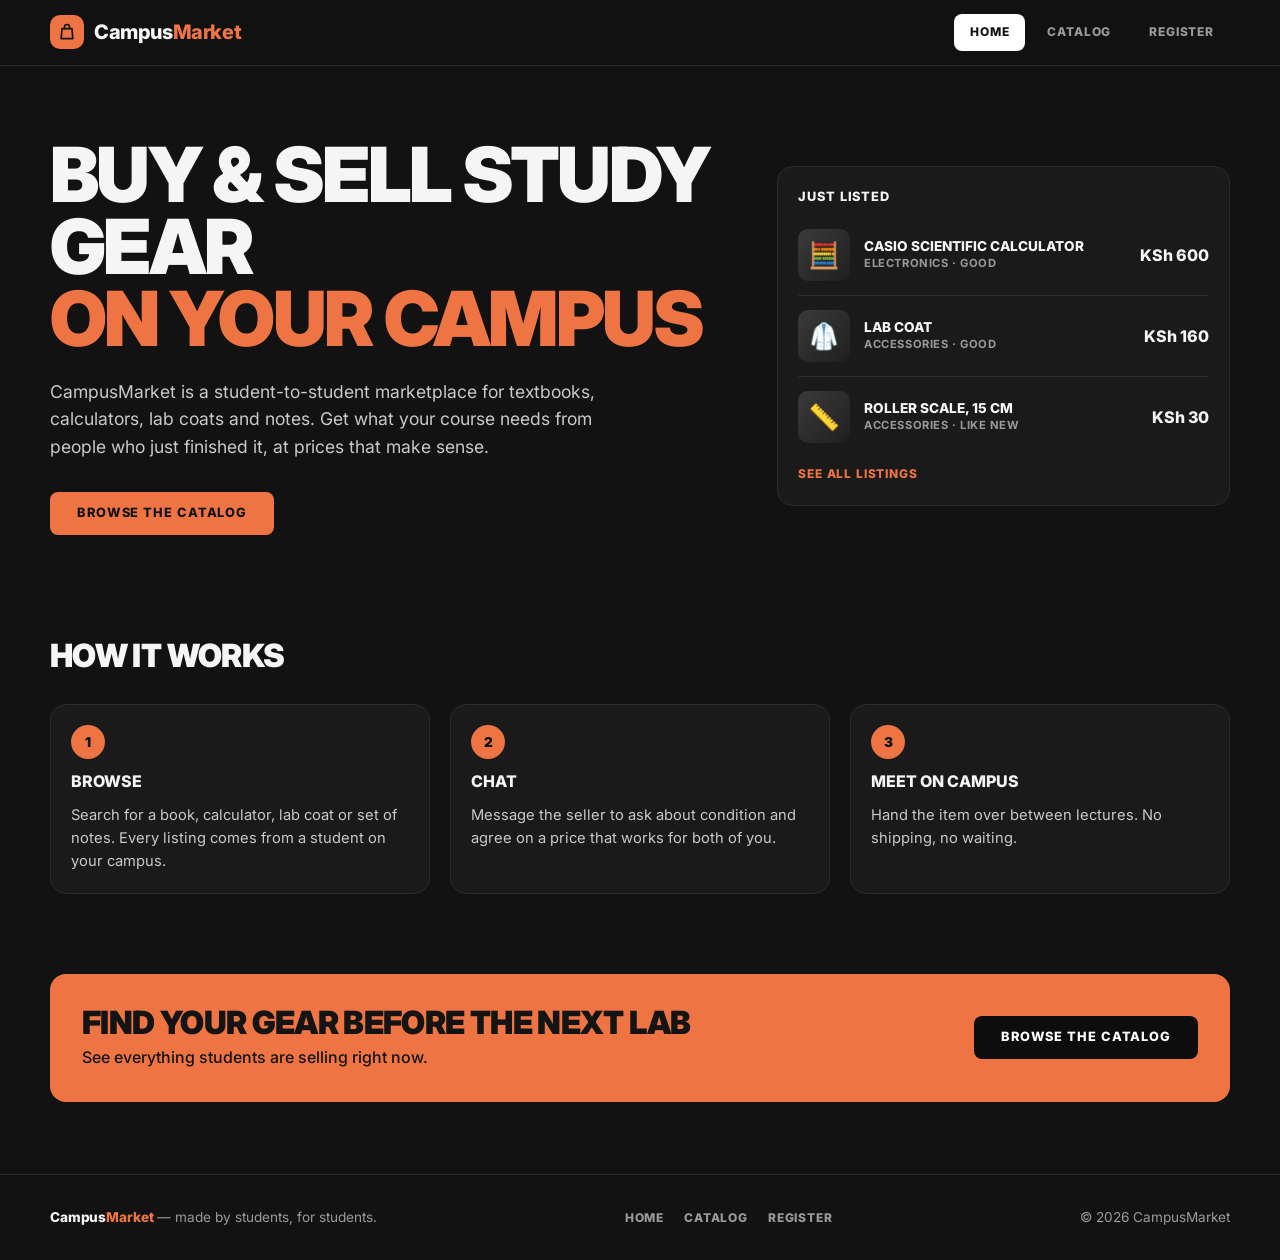
<file: index.html>
<!DOCTYPE html>
<html lang="en">
<head>
  <meta charset="UTF-8">
  <meta name="viewport" content="width=device-width, initial-scale=1">
  <title>CampusMarket — Buy and sell study gear on your campus</title>
  <meta name="description" content="CampusMarket is a student marketplace for books, calculators, lab coats and notes.">
  <link rel="icon" href="data:image/svg+xml,<svg xmlns=%22http://www.w3.org/2000/svg%22 viewBox=%220 0 100 100%22><text y=%22.9em%22 font-size=%2290%22>🛍️</text></svg>">

  <link rel="preconnect" href="https://fonts.googleapis.com">
  <link rel="preconnect" href="https://fonts.gstatic.com" crossorigin>
  <link href="https://fonts.googleapis.com/css2?family=Inter:wght@500;600;700;800;900&display=swap" rel="stylesheet">
  <link rel="stylesheet" href="styles.css">
</head>
<body>

  <!-- Navigation -->
  <header class="site-header">
    <div class="container nav">
      <a class="brand" href="index.html" aria-label="CampusMarket home">
        <span class="brand-mark" aria-hidden="true">
          <svg class="icon" viewBox="0 0 24 24"><path d="M6 8h12l1 12H5L6 8z"/><path d="M9 8V6a3 3 0 0 1 6 0v2"/></svg>
        </span>
        <span class="brand-name">Campus<span>Market</span></span>
      </a>

      <nav aria-label="Main">
        <ul class="nav-links">
          <li><a href="index.html" aria-current="page">Home</a></li>
          <li><a href="catalog.html">Catalog</a></li>
          <li><a href="register.html">Register</a></li>
        </ul>
      </nav>
    </div>
  </header>

  <main>
    <!-- Hero / welcome -->
    <section class="hero">
      <div class="container hero-grid">
        <div class="hero-copy">
          <h1 class="display display--block">
            Buy &amp; sell study gear
            <span class="accent">on your campus</span>
          </h1>
          <p class="lede">
            CampusMarket is a student-to-student marketplace for textbooks, calculators,
            lab coats and notes. Get what your course needs from people who just finished it,
            at prices that make sense.
          </p>
          <div class="hero-actions">
            <a class="btn btn-accent" href="catalog.html">Browse the catalog</a>
          </div>
        </div>

        <aside class="panel listing-panel" aria-labelledby="just-listed">
          <h2 class="panel-title" id="just-listed">Just listed</h2>

          <div class="listing-row">
            <span class="tile" aria-hidden="true">🧮</span>
            <div>
              <p class="listing-name">Casio scientific calculator</p>
              <p class="listing-meta">Electronics · Good</p>
            </div>
            <p class="listing-price">KSh 600</p>
          </div>

          <div class="listing-row">
            <span class="tile" aria-hidden="true">🥼</span>
            <div>
              <p class="listing-name">Lab coat</p>
              <p class="listing-meta">Accessories · Good</p>
            </div>
            <p class="listing-price">KSh 160</p>
          </div>

          <div class="listing-row">
            <span class="tile" aria-hidden="true">📏</span>
            <div>
              <p class="listing-name">Roller scale, 15 cm</p>
              <p class="listing-meta">Accessories · Like new</p>
            </div>
            <p class="listing-price">KSh 30</p>
          </div>

          <a class="panel-link" href="catalog.html">See all listings</a>
        </aside>
      </div>
    </section>

    <!-- How it works -->
    <section class="section" aria-labelledby="how-title">
      <div class="container">
        <h2 class="section-title" id="how-title">How it works</h2>
        <ol class="steps">
          <li class="panel step">
            <span class="step-number" aria-hidden="true">1</span>
            <h3>Browse</h3>
            <p>Search for a book, calculator, lab coat or set of notes. Every listing comes from a student on your campus.</p>
          </li>
          <li class="panel step">
            <span class="step-number" aria-hidden="true">2</span>
            <h3>Chat</h3>
            <p>Message the seller to ask about condition and agree on a price that works for both of you.</p>
          </li>
          <li class="panel step">
            <span class="step-number" aria-hidden="true">3</span>
            <h3>Meet on campus</h3>
            <p>Hand the item over between lectures. No shipping, no waiting.</p>
          </li>
        </ol>
      </div>
    </section>

    <!-- Closing call to action -->
    <section class="section home-end">
      <div class="container">
        <div class="cta-band">
          <div>
            <h2>Find your gear before the next lab</h2>
            <p>See everything students are selling right now.</p>
          </div>
          <a class="btn btn-dark" href="catalog.html">Browse the catalog</a>
        </div>
      </div>
    </section>
  </main>

  <!-- Footer -->
  <footer class="site-footer">
    <div class="container footer-inner">
      <p><span class="footer-brand">Campus<span>Market</span></span> — made by students, for students.</p>
      <ul class="footer-links">
        <li><a href="index.html">Home</a></li>
        <li><a href="catalog.html">Catalog</a></li>
        <li><a href="register.html">Register</a></li>
      </ul>
      <p>© 2026 CampusMarket</p>
    </div>
  </footer>

</body>
</html>
</file>
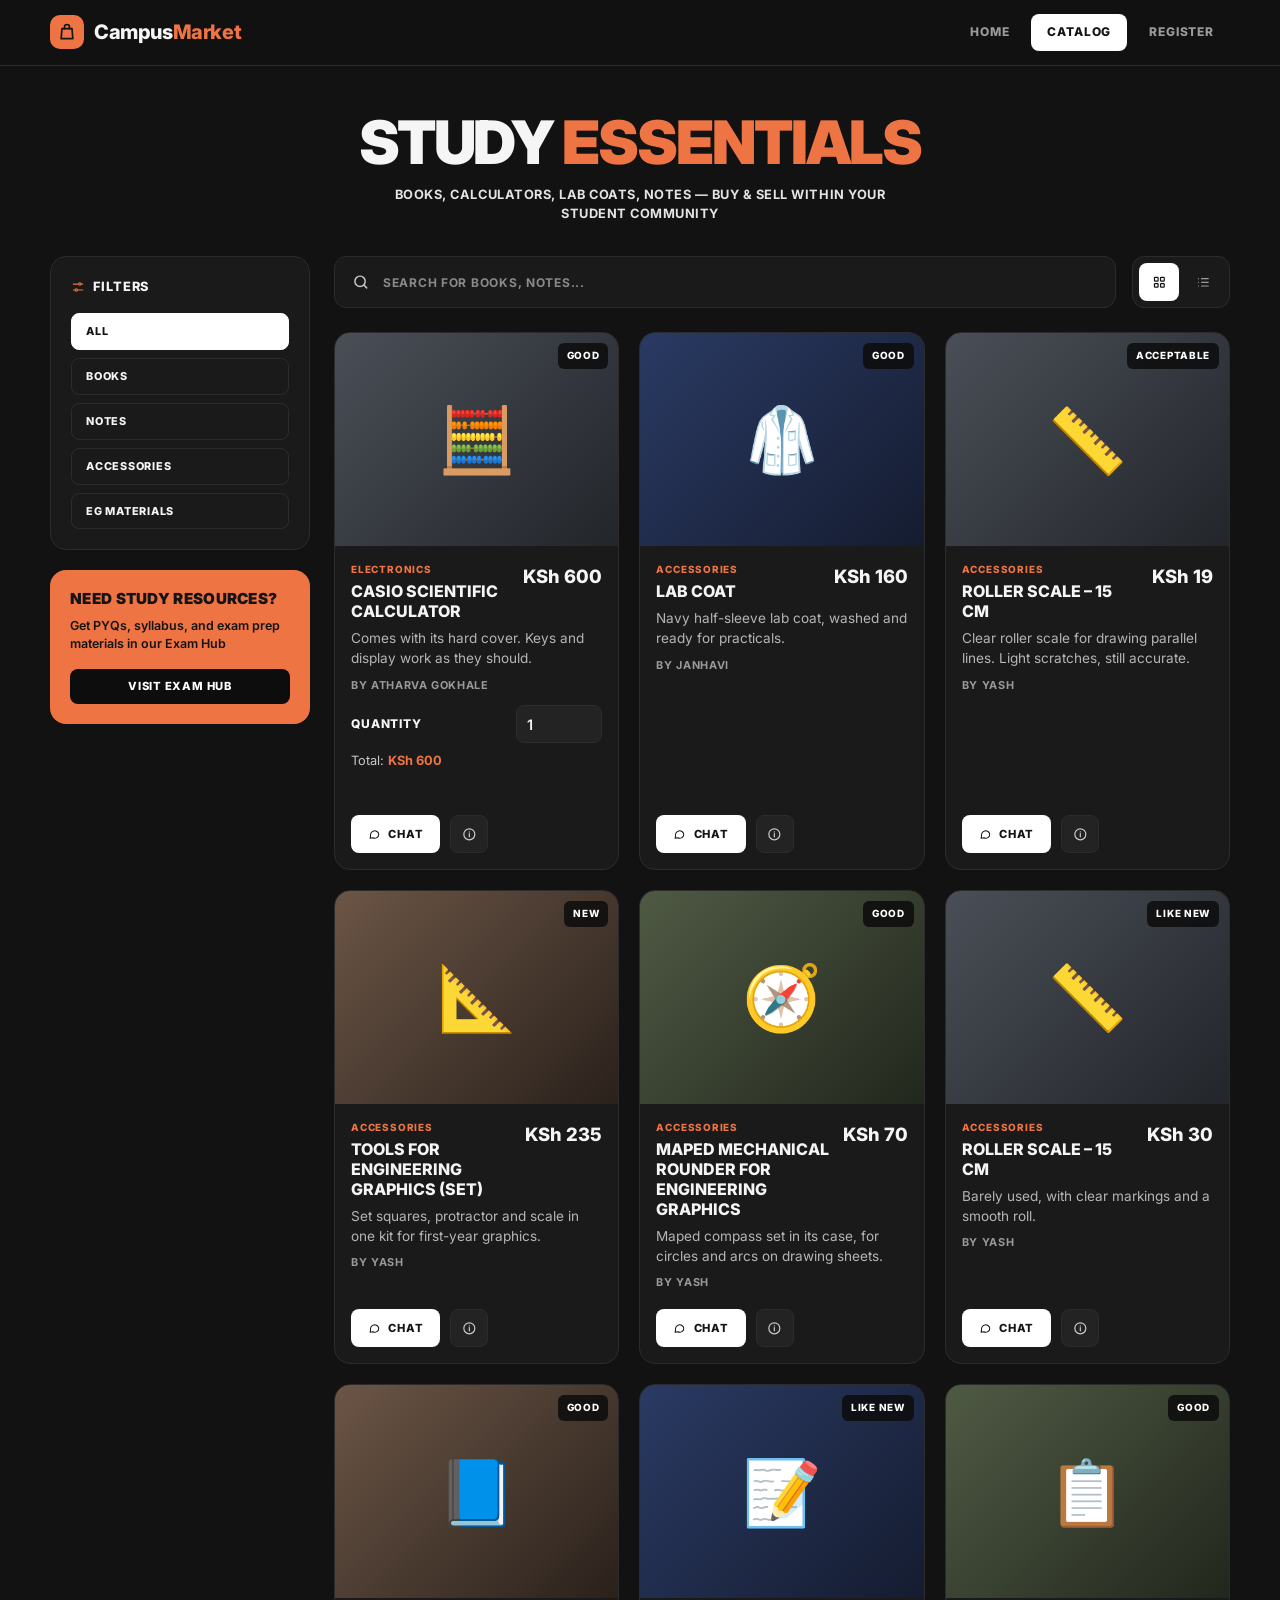
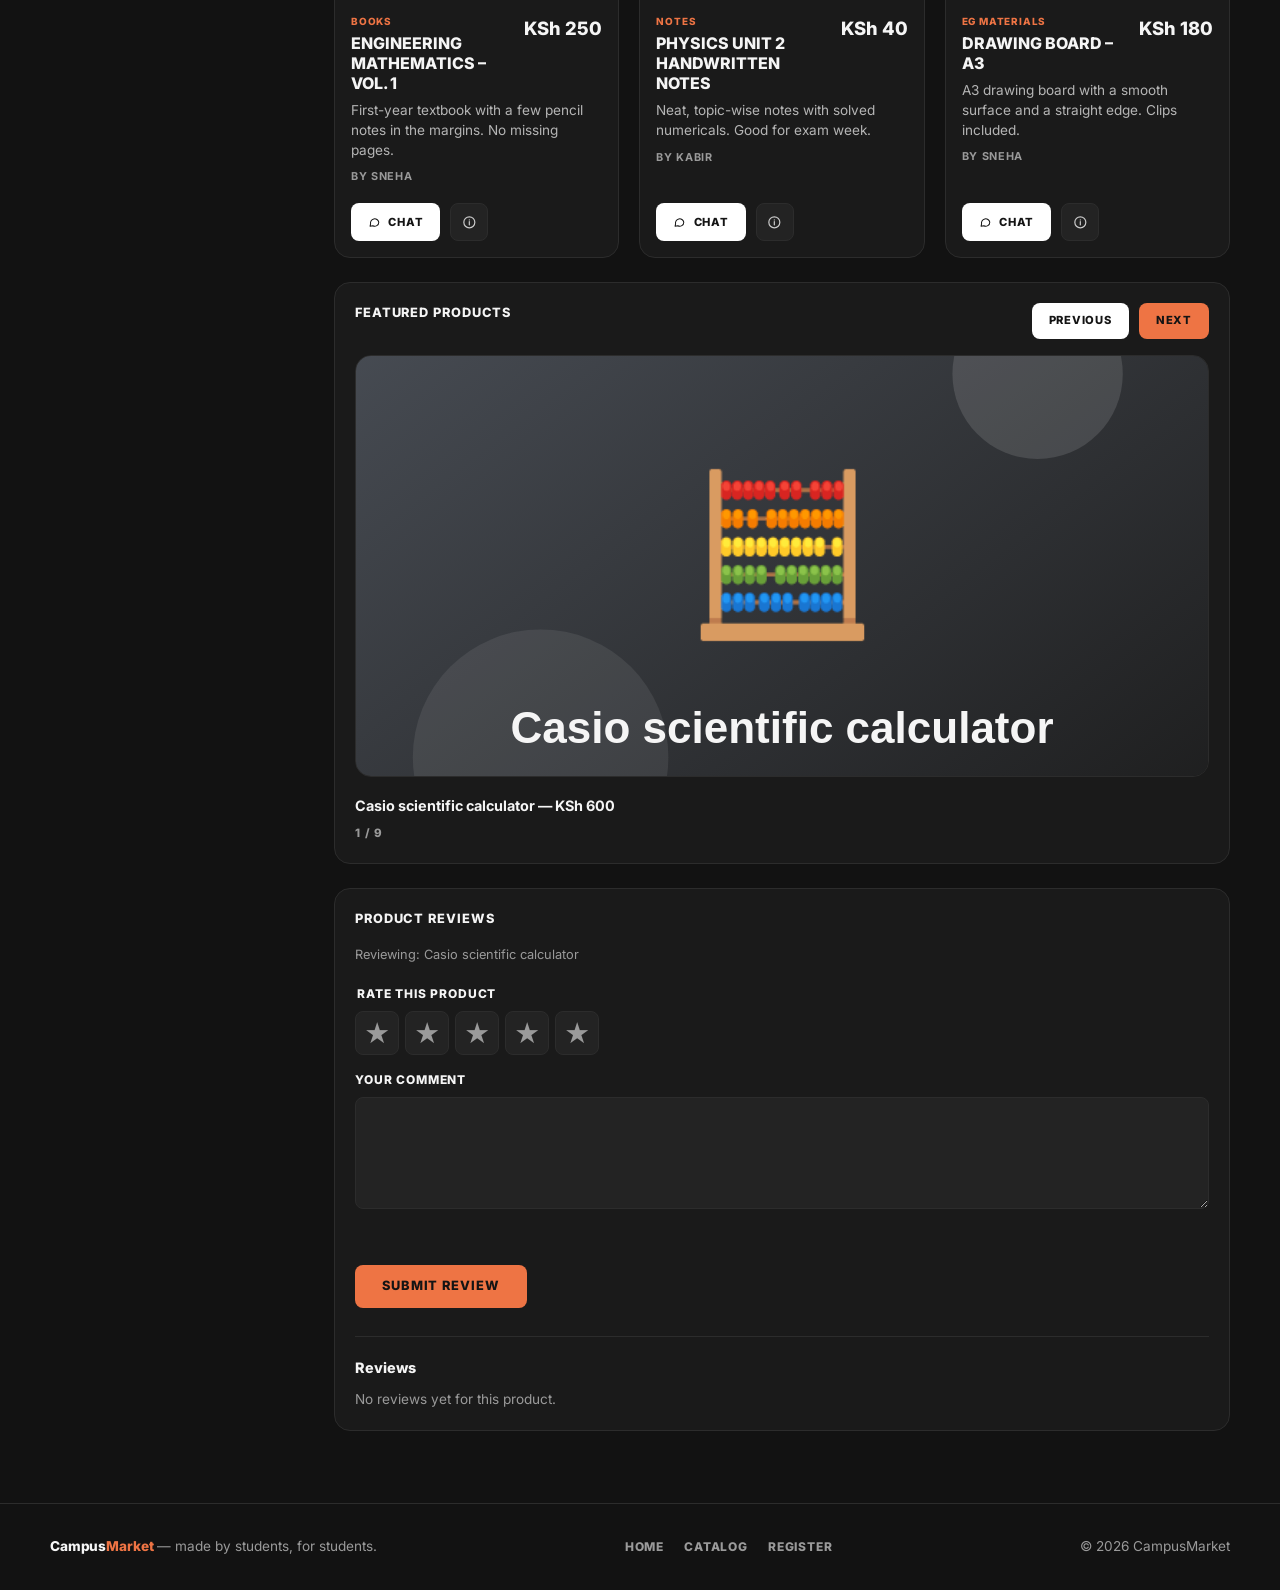
<file: catalog.html>
<!DOCTYPE html>
<html lang="en">
<head>
  <meta charset="UTF-8">
  <meta name="viewport" content="width=device-width, initial-scale=1">
  <title>Catalog — CampusMarket</title>
  <meta name="description" content="Books, calculators, lab coats and notes — buy and sell within your student community.">
  <link rel="icon" href="data:image/svg+xml,<svg xmlns=%22http://www.w3.org/2000/svg%22 viewBox=%220 0 100 100%22><text y=%22.9em%22 font-size=%2290%22>🛍️</text></svg>">

  <link rel="preconnect" href="https://fonts.googleapis.com">
  <link rel="preconnect" href="https://fonts.gstatic.com" crossorigin>
  <link href="https://fonts.googleapis.com/css2?family=Inter:wght@500;600;700;800;900&display=swap" rel="stylesheet">
  <link rel="stylesheet" href="styles.css">
</head>
<body>

  <!-- Icon sprite (used with <use href="#i-...">) -->
  <svg width="0" height="0" style="position:absolute" aria-hidden="true" focusable="false">
    <symbol id="i-chat" viewBox="0 0 24 24"><path d="M21 12a8 8 0 0 1-11.6 7.1L4 20l1-4.6A8 8 0 1 1 21 12z"/></symbol>
    <symbol id="i-info" viewBox="0 0 24 24"><circle cx="12" cy="12" r="9"/><path d="M12 11v5M12 8h.01"/></symbol>
    <symbol id="i-search" viewBox="0 0 24 24"><circle cx="11" cy="11" r="7"/><path d="m20 20-3.5-3.5"/></symbol>
    <symbol id="i-grid" viewBox="0 0 24 24"><rect x="4" y="4" width="6" height="6" rx="1"/><rect x="14" y="4" width="6" height="6" rx="1"/><rect x="4" y="14" width="6" height="6" rx="1"/><rect x="14" y="14" width="6" height="6" rx="1"/></symbol>
    <symbol id="i-list" viewBox="0 0 24 24"><path d="M9 6h11M9 12h11M9 18h11M4 6h.01M4 12h.01M4 18h.01"/></symbol>
    <symbol id="i-sliders" viewBox="0 0 24 24"><path d="M4 7h8M18 7h2M4 17h2M12 17h8"/><circle cx="15" cy="7" r="2"/><circle cx="9" cy="17" r="2"/></symbol>
  </svg>

  <!-- Navigation (identical to home page; only aria-current changes) -->
  <header class="site-header">
    <div class="container nav">
      <a class="brand" href="index.html" aria-label="CampusMarket home">
        <span class="brand-mark" aria-hidden="true">
          <svg class="icon" viewBox="0 0 24 24"><path d="M6 8h12l1 12H5L6 8z"/><path d="M9 8V6a3 3 0 0 1 6 0v2"/></svg>
        </span>
        <span class="brand-name">Campus<span>Market</span></span>
      </a>

      <nav aria-label="Main">
        <ul class="nav-links">
          <li><a href="index.html">Home</a></li>
          <li><a href="catalog.html" aria-current="page">Catalog</a></li>
          <li><a href="register.html">Register</a></li>
        </ul>
      </nav>
    </div>
  </header>

  <main>
    <!-- Page heading -->
    <div class="container page-head">
      <h1 class="display">Study <span class="accent">Essentials</span></h1>
      <p class="kicker">Books, calculators, lab coats, notes — buy &amp; sell within your student community</p>
    </div>

    <div class="container catalog">

      <!-- Sidebar: filters + promo -->
      <aside class="sidebar">
        <section class="panel" aria-labelledby="filters-title">
          <h2 class="panel-title" id="filters-title">
            <svg class="icon" aria-hidden="true"><use href="#i-sliders"/></svg>
            Filters
          </h2>
          <div class="filter-list">
            <button class="filter" type="button" data-filter="all" aria-pressed="true">All</button>
            <button class="filter" type="button" data-filter="books" aria-pressed="false">Books</button>
            <button class="filter" type="button" data-filter="notes" aria-pressed="false">Notes</button>
            <button class="filter" type="button" data-filter="accessories" aria-pressed="false">Accessories</button>
            <button class="filter" type="button" data-filter="eg" aria-pressed="false">EG Materials</button>
          </div>
        </section>

        <section class="promo" aria-labelledby="promo-title">
          <div>
            <h2 id="promo-title">Need study resources?</h2>
            <p>Get PYQs, syllabus, and exam prep materials in our Exam Hub</p>
          </div>
          <!-- Point this at your Exam Hub page when you build it -->
          <a class="btn btn-dark btn-sm" href="#">Visit Exam Hub</a>
        </section>
      </aside>

      <!-- Products -->
      <section aria-label="Products">
        <div class="toolbar">
          <div class="search">
            <svg class="icon" aria-hidden="true"><use href="#i-search"/></svg>
            <label class="visually-hidden" for="search">Search for books, notes and more</label>
            <input id="search" type="search" placeholder="Search for books, notes..." autocomplete="off">
          </div>
          <div class="view-toggle" role="group" aria-label="Layout">
            <button class="view-btn" type="button" aria-pressed="true" aria-label="Grid view">
              <svg class="icon" aria-hidden="true"><use href="#i-grid"/></svg>
            </button>
            <button class="view-btn" type="button" aria-pressed="false" aria-label="List view">
              <svg class="icon" aria-hidden="true"><use href="#i-list"/></svg>
            </button>
          </div>
        </div>

        <div class="product-grid">

          <!-- Card 1 -->
          <article class="card" data-product-id="calculator" data-category="accessories">
            <div class="card-media media-slate">
              <span class="ph" aria-hidden="true">🧮</span>
              <span class="badge">Good</span>
            </div>
            <div class="card-body">
              <div class="card-top">
                <div>
                  <span class="card-cat">Electronics</span>
                  <h3 class="card-title">Casio scientific calculator</h3>
                </div>
                <span class="price">KSh 600</span>
              </div>
              <p class="card-desc">Comes with its hard cover. Keys and display work as they should.</p>
              <p class="card-seller">By Atharva Gokhale</p>
              <div class="quantity-control">
                <label for="quantity">Quantity</label>
                <input id="quantity" type="number" min="1" value="1">
                <p>Total: <strong id="quantity-total">KSh 600</strong></p>
                <p class="field-message" id="quantity-message" aria-live="polite"></p>
              </div>
              <div class="card-actions">
                <button class="btn btn-light btn-sm" type="button">
                  <svg class="icon" aria-hidden="true"><use href="#i-chat"/></svg> Chat
                </button>
                <button class="icon-btn" type="button" aria-label="Details for Casio scientific calculator">
                  <svg class="icon" aria-hidden="true"><use href="#i-info"/></svg>
                </button>
              </div>
            </div>
          </article>

          <!-- Card 2 -->
          <article class="card" data-product-id="lab-coat" data-category="accessories">
            <div class="card-media media-navy">
              <span class="ph" aria-hidden="true">🥼</span>
              <span class="badge">Good</span>
            </div>
            <div class="card-body">
              <div class="card-top">
                <div>
                  <span class="card-cat">Accessories</span>
                  <h3 class="card-title">Lab coat</h3>
                </div>
                <span class="price">KSh 160</span>
              </div>
              <p class="card-desc">Navy half-sleeve lab coat, washed and ready for practicals.</p>
              <p class="card-seller">By Janhavi</p>
              <div class="card-actions">
                <button class="btn btn-light btn-sm" type="button">
                  <svg class="icon" aria-hidden="true"><use href="#i-chat"/></svg> Chat
                </button>
                <button class="icon-btn" type="button" aria-label="Details for Lab coat">
                  <svg class="icon" aria-hidden="true"><use href="#i-info"/></svg>
                </button>
              </div>
            </div>
          </article>

          <!-- Card 3 -->
          <article class="card" data-product-id="roller-scale-15" data-category="accessories eg">
            <div class="card-media media-slate">
              <span class="ph" aria-hidden="true">📏</span>
              <span class="badge">Acceptable</span>
            </div>
            <div class="card-body">
              <div class="card-top">
                <div>
                  <span class="card-cat">Accessories</span>
                  <h3 class="card-title">Roller scale – 15 cm</h3>
                </div>
                <span class="price">KSh 19</span>
              </div>
              <p class="card-desc">Clear roller scale for drawing parallel lines. Light scratches, still accurate.</p>
              <p class="card-seller">By Yash</p>
              <div class="card-actions">
                <button class="btn btn-light btn-sm" type="button">
                  <svg class="icon" aria-hidden="true"><use href="#i-chat"/></svg> Chat
                </button>
                <button class="icon-btn" type="button" aria-label="Details for Roller scale, KSh 19">
                  <svg class="icon" aria-hidden="true"><use href="#i-info"/></svg>
                </button>
              </div>
            </div>
          </article>

          <!-- Card 4 -->
          <article class="card" data-product-id="engineering-graphics-kit" data-category="accessories eg">
            <div class="card-media media-warm">
              <span class="ph" aria-hidden="true">📐</span>
              <span class="badge">New</span>
            </div>
            <div class="card-body">
              <div class="card-top">
                <div>
                  <span class="card-cat">Accessories</span>
                  <h3 class="card-title">Tools for engineering graphics (set)</h3>
                </div>
                <span class="price">KSh 235</span>
              </div>
              <p class="card-desc">Set squares, protractor and scale in one kit for first-year graphics.</p>
              <p class="card-seller">By Yash</p>
              <div class="card-actions">
                <button class="btn btn-light btn-sm" type="button">
                  <svg class="icon" aria-hidden="true"><use href="#i-chat"/></svg> Chat
                </button>
                <button class="icon-btn" type="button" aria-label="Details for Tools for engineering graphics set">
                  <svg class="icon" aria-hidden="true"><use href="#i-info"/></svg>
                </button>
              </div>
            </div>
          </article>

          <!-- Card 5 -->
          <article class="card" data-product-id="maped-rounder" data-category="accessories eg">
            <div class="card-media media-olive">
              <span class="ph" aria-hidden="true">🧭</span>
              <span class="badge">Good</span>
            </div>
            <div class="card-body">
              <div class="card-top">
                <div>
                  <span class="card-cat">Accessories</span>
                  <h3 class="card-title">Maped mechanical rounder for engineering graphics</h3>
                </div>
                <span class="price">KSh 70</span>
              </div>
              <p class="card-desc">Maped compass set in its case, for circles and arcs on drawing sheets.</p>
              <p class="card-seller">By Yash</p>
              <div class="card-actions">
                <button class="btn btn-light btn-sm" type="button">
                  <svg class="icon" aria-hidden="true"><use href="#i-chat"/></svg> Chat
                </button>
                <button class="icon-btn" type="button" aria-label="Details for Maped mechanical rounder">
                  <svg class="icon" aria-hidden="true"><use href="#i-info"/></svg>
                </button>
              </div>
            </div>
          </article>

          <!-- Card 6 -->
          <article class="card" data-product-id="roller-scale-30" data-category="accessories eg">
            <div class="card-media media-slate">
              <span class="ph" aria-hidden="true">📏</span>
              <span class="badge">Like new</span>
            </div>
            <div class="card-body">
              <div class="card-top">
                <div>
                  <span class="card-cat">Accessories</span>
                  <h3 class="card-title">Roller scale – 15 cm</h3>
                </div>
                <span class="price">KSh 30</span>
              </div>
              <p class="card-desc">Barely used, with clear markings and a smooth roll.</p>
              <p class="card-seller">By Yash</p>
              <div class="card-actions">
                <button class="btn btn-light btn-sm" type="button">
                  <svg class="icon" aria-hidden="true"><use href="#i-chat"/></svg> Chat
                </button>
                <button class="icon-btn" type="button" aria-label="Details for Roller scale, KSh 30">
                  <svg class="icon" aria-hidden="true"><use href="#i-info"/></svg>
                </button>
              </div>
            </div>
          </article>

          <!-- Card 7 -->
          <article class="card" data-product-id="engineering-maths" data-category="books">
            <div class="card-media media-warm">
              <span class="ph" aria-hidden="true">📘</span>
              <span class="badge">Good</span>
            </div>
            <div class="card-body">
              <div class="card-top">
                <div>
                  <span class="card-cat">Books</span>
                  <h3 class="card-title">Engineering Mathematics – Vol. 1</h3>
                </div>
                <span class="price">KSh 250</span>
              </div>
              <p class="card-desc">First-year textbook with a few pencil notes in the margins. No missing pages.</p>
              <p class="card-seller">By Sneha</p>
              <div class="card-actions">
                <button class="btn btn-light btn-sm" type="button">
                  <svg class="icon" aria-hidden="true"><use href="#i-chat"/></svg> Chat
                </button>
                <button class="icon-btn" type="button" aria-label="Details for Engineering Mathematics Vol. 1">
                  <svg class="icon" aria-hidden="true"><use href="#i-info"/></svg>
                </button>
              </div>
            </div>
          </article>

          <!-- Card 8 -->
          <article class="card" data-product-id="physics-notes" data-category="notes">
            <div class="card-media media-navy">
              <span class="ph" aria-hidden="true">📝</span>
              <span class="badge">Like new</span>
            </div>
            <div class="card-body">
              <div class="card-top">
                <div>
                  <span class="card-cat">Notes</span>
                  <h3 class="card-title">Physics unit 2 handwritten notes</h3>
                </div>
                <span class="price">KSh 40</span>
              </div>
              <p class="card-desc">Neat, topic-wise notes with solved numericals. Good for exam week.</p>
              <p class="card-seller">By Kabir</p>
              <div class="card-actions">
                <button class="btn btn-light btn-sm" type="button">
                  <svg class="icon" aria-hidden="true"><use href="#i-chat"/></svg> Chat
                </button>
                <button class="icon-btn" type="button" aria-label="Details for Physics unit 2 notes">
                  <svg class="icon" aria-hidden="true"><use href="#i-info"/></svg>
                </button>
              </div>
            </div>
          </article>

          <!-- Card 9 -->
          <article class="card" data-product-id="drawing-board" data-category="eg">
            <div class="card-media media-olive">
              <span class="ph" aria-hidden="true">📋</span>
              <span class="badge">Good</span>
            </div>
            <div class="card-body">
              <div class="card-top">
                <div>
                  <span class="card-cat">EG materials</span>
                  <h3 class="card-title">Drawing board – A3</h3>
                </div>
                <span class="price">KSh 180</span>
              </div>
              <p class="card-desc">A3 drawing board with a smooth surface and a straight edge. Clips included.</p>
              <p class="card-seller">By Sneha</p>
              <div class="card-actions">
                <button class="btn btn-light btn-sm" type="button">
                  <svg class="icon" aria-hidden="true"><use href="#i-chat"/></svg> Chat
                </button>
                <button class="icon-btn" type="button" aria-label="Details for Drawing board A3">
                  <svg class="icon" aria-hidden="true"><use href="#i-info"/></svg>
                </button>
              </div>
            </div>
          </article>

        </div>

        <section class="gallery-panel panel" id="gallery-panel" aria-labelledby="gallery-title">
          <div class="gallery-header">
            <h2 class="panel-title" id="gallery-title">Featured products</h2>
            <div class="gallery-controls">
              <button id="gallery-prev" class="btn btn-light btn-sm" type="button">Previous</button>
              <button id="gallery-next" class="btn btn-accent btn-sm" type="button">Next</button>
            </div>
          </div>
          <div class="gallery-stage">
            <img id="gallery-image" src="" alt="Featured CampusMarket product image">
          </div>
          <p id="gallery-caption" class="gallery-caption"></p>
          <p id="gallery-status" class="gallery-status" aria-live="polite"></p>
        </section>

        <section class="review-panel panel" aria-labelledby="review-title">
          <div class="review-header">
            <div>
              <h2 class="panel-title" id="review-title">Product reviews</h2>
              <p class="review-product-context" id="review-product-context" aria-live="polite"></p>
            </div>
          </div>

          <form class="review-form" id="review-form" novalidate>
            <fieldset class="rating-fieldset">
              <legend>Rate this product</legend>
              <div class="rating-controls" role="group" aria-label="Rate this product">
                <button class="rating-star" type="button" data-rating="1" aria-label="1 star" aria-pressed="false">★</button>
                <button class="rating-star" type="button" data-rating="2" aria-label="2 stars" aria-pressed="false">★</button>
                <button class="rating-star" type="button" data-rating="3" aria-label="3 stars" aria-pressed="false">★</button>
                <button class="rating-star" type="button" data-rating="4" aria-label="4 stars" aria-pressed="false">★</button>
                <button class="rating-star" type="button" data-rating="5" aria-label="5 stars" aria-pressed="false">★</button>
              </div>
            </fieldset>

            <div class="form-field">
              <label for="review-comment">Your comment</label>
              <textarea id="review-comment" name="comment" rows="4" required></textarea>
            </div>

            <p class="form-message review-message" id="review-message" role="status" aria-live="polite"></p>
            <button class="btn btn-accent" type="submit">Submit Review</button>
          </form>

          <section class="reviews-listing" aria-labelledby="reviews-list-title">
            <h3 class="reviews-list-title" id="reviews-list-title">Reviews</h3>
            <p class="reviews-empty" id="reviews-empty">No reviews yet for this product.</p>
            <ul class="review-list" id="review-list" aria-live="polite"></ul>
          </section>
        </section>

        <div class="empty" id="empty" hidden>
          <strong>No products found</strong>
          Try a different search term or category.
        </div>

      </section>
    </div>
  </main>

  <!-- Footer (identical to home page) -->
  <footer class="site-footer">
    <div class="container footer-inner">
      <p><span class="footer-brand">Campus<span>Market</span></span> — made by students, for students.</p>
      <ul class="footer-links">
        <li><a href="index.html">Home</a></li>
        <li><a href="catalog.html">Catalog</a></li>
        <li><a href="register.html">Register</a></li>
      </ul>
      <p>© 2026 CampusMarket</p>
    </div>
  </footer>

  <script src="app.js"></script>

</body>
</html>
</file>
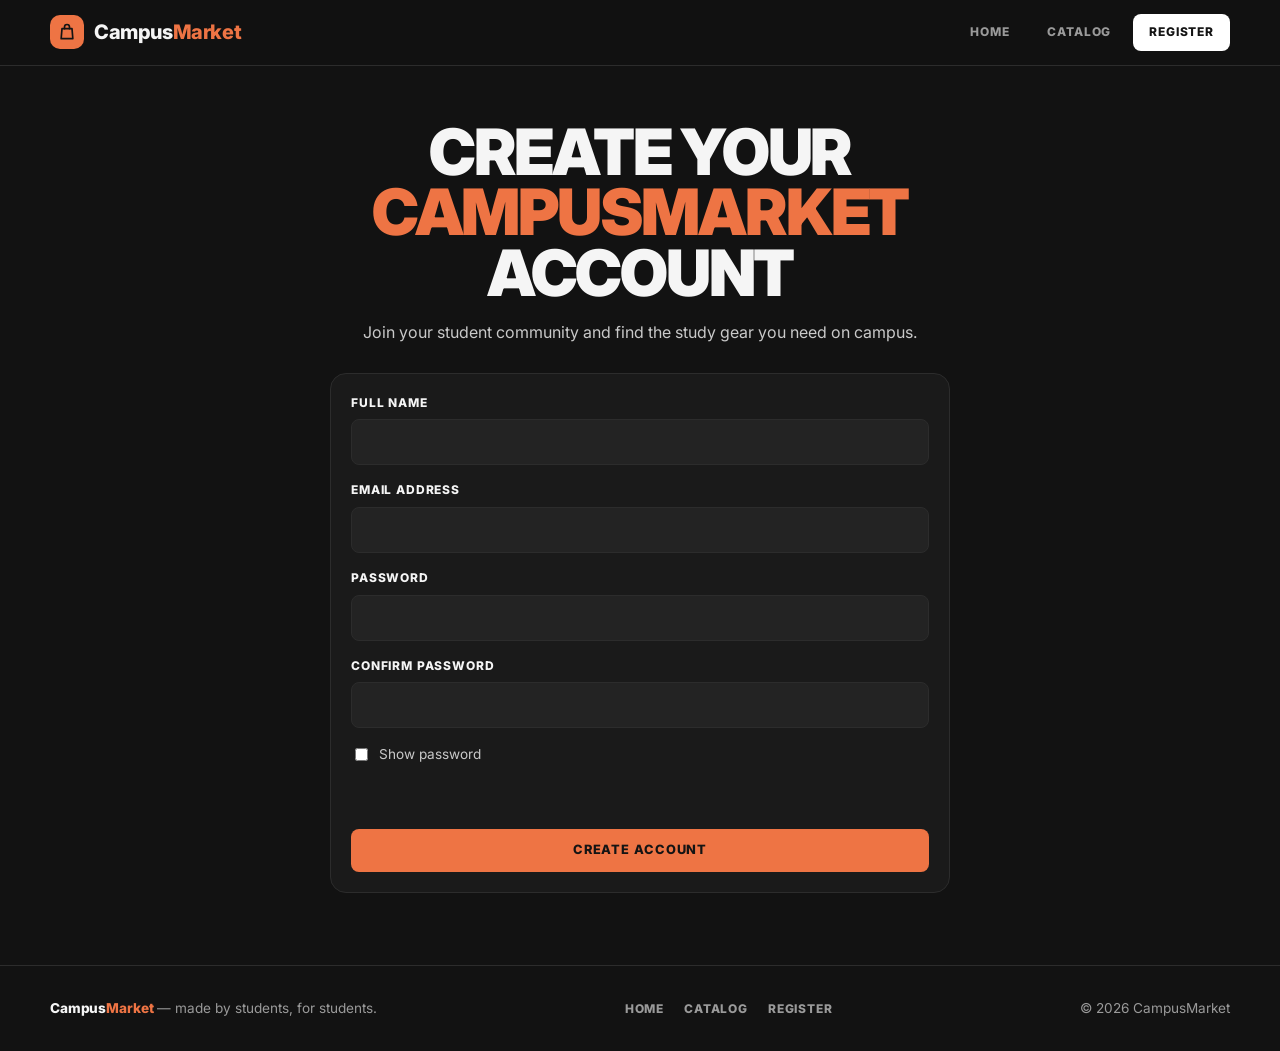
<file: register.html>
<!DOCTYPE html>
<html lang="en">
<head>
  <meta charset="UTF-8">
  <meta name="viewport" content="width=device-width, initial-scale=1">
  <title>Register — CampusMarket</title>
  <meta name="description" content="Create a CampusMarket account to buy and sell study gear on campus.">
  <link rel="icon" href="data:image/svg+xml,<svg xmlns=%22http://www.w3.org/2000/svg%22 viewBox=%220 0 100 100%22><text y=%22.9em%22 font-size=%2290%22>🛍️</text></svg>">

  <link rel="preconnect" href="https://fonts.googleapis.com">
  <link rel="preconnect" href="https://fonts.gstatic.com" crossorigin>
  <link href="https://fonts.googleapis.com/css2?family=Inter:wght@500;600;700;800;900&display=swap" rel="stylesheet">
  <link rel="stylesheet" href="styles.css">
</head>
<body>

  <header class="site-header">
    <div class="container nav">
      <a class="brand" href="index.html" aria-label="CampusMarket home">
        <span class="brand-mark" aria-hidden="true">
          <svg class="icon" viewBox="0 0 24 24"><path d="M6 8h12l1 12H5L6 8z"/><path d="M9 8V6a3 3 0 0 1 6 0v2"/></svg>
        </span>
        <span class="brand-name">Campus<span>Market</span></span>
      </a>

      <nav aria-label="Main">
        <ul class="nav-links">
          <li><a href="index.html">Home</a></li>
          <li><a href="catalog.html">Catalog</a></li>
          <li><a href="register.html" aria-current="page">Register</a></li>
        </ul>
      </nav>
    </div>
  </header>

  <main>
    <section class="register-page" aria-labelledby="register-title">
      <div class="register-intro">
        <h1 class="display" id="register-title">Create your <span class="accent">CampusMarket</span> account</h1>
        <p>Join your student community and find the study gear you need on campus.</p>
      </div>

      <form class="panel register-form" id="registration-form" novalidate>
        <div class="form-fields">
          <div class="form-field">
            <label for="name">Full name</label>
            <input id="name" name="name" type="text" autocomplete="name" required>
          </div>

          <div class="form-field">
            <label for="email">Email address</label>
            <input id="email" name="email" type="email" autocomplete="email" required>
          </div>

          <div class="form-field">
            <label for="password">Password</label>
            <input id="password" name="password" type="password" autocomplete="new-password" required>
          </div>

          <div class="form-field">
            <label for="confirm-password">Confirm password</label>
            <input id="confirm-password" name="confirm-password" type="password" autocomplete="new-password" required>
          </div>
        </div>

        <label class="password-option" for="show-password">
          <input id="show-password" type="checkbox">
          Show password
        </label>

        <div class="form-message" id="form-message" aria-live="polite" role="status"></div>
        <button class="btn btn-accent" type="submit">Create account</button>
      </form>
    </section>
  </main>

  <footer class="site-footer">
    <div class="container footer-inner">
      <p><span class="footer-brand">Campus<span>Market</span></span> — made by students, for students.</p>
      <ul class="footer-links">
        <li><a href="index.html">Home</a></li>
        <li><a href="catalog.html">Catalog</a></li>
        <li><a href="register.html">Register</a></li>
      </ul>
      <p>© 2026 CampusMarket</p>
    </div>
  </footer>

  <script src="app.js"></script>
</body>
</html>
</file>
<file: styles.css>
/* ==========================================================================
   CampusMarket — shared styles (index.html + catalog.html)
   1. Tokens   2. Base   3. Layout   4. Header/nav   5. Buttons
   6. Home page   7. Catalog page   8. Product cards   9. Footer
   10. Responsive
   ========================================================================== */

/* 1. Tokens ---------------------------------------------------------------- */
:root {
  --bg: #121212;
  --surface: #1a1a1a;
  --surface-2: #232323;
  --border: #2c2c2c;
  --text: #f5f5f5;
  --text-soft: #c9c9c9;
  --muted: #9a9a9a;
  --accent: #ee7444;
  --ink: #141414; /* dark text used on orange / white surfaces */
  --white: #ffffff;

  --radius-lg: 16px;
  --radius-md: 12px;
  --radius-sm: 8px;

  --font: "Inter", system-ui, -apple-system, "Segoe UI", Roboto, Arial, sans-serif;
  --container: 1180px;
}

/* 2. Base ------------------------------------------------------------------ */
*,
*::before,
*::after {
  box-sizing: border-box;
}

[hidden] {
  display: none !important;
}

html {
  scroll-behavior: smooth;
}

body {
  margin: 0;
  min-height: 100vh;
  display: flex;
  flex-direction: column;
  background: var(--bg);
  color: var(--text);
  font-family: var(--font);
  font-size: 1rem;
  line-height: 1.55;
  -webkit-font-smoothing: antialiased;
}

main {
  flex: 1;
}

img {
  max-width: 100%;
  display: block;
}

a {
  color: inherit;
}

h1,
h2,
h3,
p {
  margin: 0;
}

:focus-visible {
  outline: 2px solid var(--accent);
  outline-offset: 3px;
}

.icon {
  width: 1.1em;
  height: 1.1em;
  flex-shrink: 0;
  fill: none;
  stroke: currentColor;
  stroke-width: 2;
  stroke-linecap: round;
  stroke-linejoin: round;
}

.visually-hidden {
  position: absolute;
  width: 1px;
  height: 1px;
  overflow: hidden;
  clip: rect(0 0 0 0);
  white-space: nowrap;
}

/* 3. Layout ---------------------------------------------------------------- */
.container {
  width: min(100% - 48px, var(--container));
  margin-inline: auto;
}

.panel {
  background: var(--surface);
  border: 1px solid var(--border);
  border-radius: var(--radius-lg);
  padding: 20px;
}

/* Big, heavy headline used on both pages */
.display {
  font-size: clamp(2.5rem, 7vw, 4.75rem);
  font-weight: 900;
  line-height: 0.95;
  letter-spacing: -0.035em;
  text-transform: uppercase;
}

.display .accent {
  color: var(--accent);
}

.display--block .accent {
  display: block;
}

.kicker {
  font-size: 0.8rem;
  font-weight: 700;
  letter-spacing: 0.04em;
  text-transform: uppercase;
  color: #e4e4e4;
}

/* 4. Header / navigation --------------------------------------------------- */
.site-header {
  position: sticky;
  top: 0;
  z-index: 20;
  background: rgba(18, 18, 18, 0.92);
  backdrop-filter: blur(10px);
  border-bottom: 1px solid var(--border);
}

.nav {
  display: flex;
  align-items: center;
  justify-content: space-between;
  flex-wrap: wrap;
  gap: 8px 16px;
  padding-block: 14px;
}

.brand {
  display: inline-flex;
  align-items: center;
  gap: 10px;
  font-size: 1.25rem;
  font-weight: 800;
  letter-spacing: -0.02em;
  text-decoration: none;
}

.brand-mark {
  width: 34px;
  height: 34px;
  display: grid;
  place-items: center;
  border-radius: 10px;
  background: var(--accent);
  color: var(--ink);
}

.brand-mark .icon {
  width: 20px;
  height: 20px;
}

.brand-name span {
  color: var(--accent);
}

.nav-links {
  display: flex;
  gap: 6px;
  margin: 0;
  padding: 0;
  list-style: none;
}

.nav-links a {
  display: block;
  padding: 9px 16px;
  border-radius: var(--radius-sm);
  font-size: 0.75rem;
  font-weight: 800;
  letter-spacing: 0.07em;
  text-transform: uppercase;
  text-decoration: none;
  color: var(--muted);
  transition: color 0.15s, background-color 0.15s;
}

.nav-links a:hover {
  color: var(--text);
}

.nav-links a[aria-current="page"] {
  background: var(--white);
  color: var(--ink);
}

/* 5. Buttons --------------------------------------------------------------- */
.btn {
  display: inline-flex;
  align-items: center;
  justify-content: center;
  gap: 8px;
  padding: 14px 26px;
  border: 1px solid transparent;
  border-radius: var(--radius-sm);
  font: 800 0.8rem/1 var(--font);
  letter-spacing: 0.07em;
  text-transform: uppercase;
  text-decoration: none;
  cursor: pointer;
  transition: transform 0.12s, background-color 0.15s, color 0.15s;
}

.btn:active {
  transform: translateY(1px);
}

.btn-light {
  background: var(--white);
  color: var(--ink);
}

.btn-light:hover {
  background: #e9e9e9;
}

.btn-accent {
  background: var(--accent);
  color: var(--ink);
}

.btn-accent:hover {
  background: #f58a5f;
}

.btn-dark {
  background: #0d0d0d;
  color: var(--white);
}

.btn-dark:hover {
  background: #000;
}

.btn-sm {
  padding: 11px 16px;
  font-size: 0.7rem;
}

.icon-btn {
  width: 38px;
  height: 38px;
  display: grid;
  place-items: center;
  padding: 0;
  border: 1px solid var(--border);
  border-radius: var(--radius-sm);
  background: var(--surface-2);
  color: var(--text-soft);
  cursor: pointer;
  transition: color 0.15s, border-color 0.15s;
}

.icon-btn:hover {
  color: var(--white);
  border-color: #4a4a4a;
}

/* 6. Home page ------------------------------------------------------------- */
.hero {
  padding-block: 72px 56px;
}

.hero-grid {
  display: grid;
  grid-template-columns: 1.2fr 0.8fr;
  gap: 48px;
  align-items: center;
}

.hero-copy .lede {
  max-width: 52ch;
  margin-block: 24px 32px;
  font-size: 1.1rem;
  color: var(--text-soft);
}

.hero-actions {
  display: flex;
  flex-wrap: wrap;
  gap: 12px;
}

.listing-panel .panel-title {
  margin-bottom: 8px;
}

.listing-row {
  display: grid;
  grid-template-columns: 52px 1fr auto;
  align-items: center;
  gap: 14px;
  padding-block: 14px;
}

.listing-row + .listing-row {
  border-top: 1px solid var(--border);
}

.tile {
  width: 52px;
  height: 52px;
  display: grid;
  place-items: center;
  border-radius: 10px;
  background: linear-gradient(135deg, #3a3a3a, #1f1f1f);
  font-size: 1.6rem;
}

.listing-name {
  font-size: 0.85rem;
  font-weight: 800;
  text-transform: uppercase;
  line-height: 1.3;
}

.listing-meta {
  font-size: 0.7rem;
  font-weight: 700;
  letter-spacing: 0.05em;
  text-transform: uppercase;
  color: var(--muted);
}

.listing-price {
  font-weight: 800;
}

.panel-link {
  display: inline-block;
  margin-top: 8px;
  font-size: 0.75rem;
  font-weight: 800;
  letter-spacing: 0.07em;
  text-transform: uppercase;
  color: var(--accent);
  text-decoration: none;
}

.panel-link:hover {
  text-decoration: underline;
}

.section {
  padding-block: 40px;
}

.section-title {
  margin-bottom: 24px;
  font-size: clamp(1.5rem, 3vw, 2rem);
  font-weight: 900;
  letter-spacing: -0.02em;
  text-transform: uppercase;
}

.steps {
  display: grid;
  grid-template-columns: repeat(3, 1fr);
  gap: 20px;
  margin: 0;
  padding: 0;
  list-style: none;
}

.step {
  display: flex;
  flex-direction: column;
  gap: 10px;
}

.step-number {
  width: 34px;
  height: 34px;
  display: grid;
  place-items: center;
  border-radius: 50%;
  background: var(--accent);
  color: var(--ink);
  font-size: 0.85rem;
  font-weight: 900;
}

.step h3 {
  font-size: 1rem;
  font-weight: 800;
  text-transform: uppercase;
}

.step p {
  color: var(--text-soft);
  font-size: 0.92rem;
}

.cta-band {
  display: flex;
  align-items: center;
  justify-content: space-between;
  flex-wrap: wrap;
  gap: 20px 32px;
  padding: 32px;
  border-radius: var(--radius-lg);
  background: var(--accent);
  color: var(--ink);
}

.cta-band h2 {
  font-size: clamp(1.4rem, 3vw, 2rem);
  font-weight: 900;
  letter-spacing: -0.02em;
  text-transform: uppercase;
  line-height: 1.05;
}

.cta-band p {
  margin-top: 6px;
  font-weight: 500;
}

.home-end {
  padding-bottom: 72px;
}

/* Registration page ------------------------------------------------------- */
.register-page {
  padding-block: 56px 72px;
}

.register-intro {
  max-width: 620px;
  margin: 0 auto 28px;
  text-align: center;
}

.register-intro .display {
  font-size: clamp(2.25rem, 6vw, 4rem);
}

.register-intro p {
  margin-top: 16px;
  color: var(--text-soft);
}

.register-form {
  max-width: 620px;
  margin: 0 auto;
}

.form-fields {
  display: grid;
  gap: 16px;
}

.form-field {
  display: grid;
  gap: 7px;
}

.form-field label,
.quantity-control label {
  font-size: 0.75rem;
  font-weight: 800;
  letter-spacing: 0.07em;
  text-transform: uppercase;
}

.form-field input,
.quantity-control input {
  width: 100%;
  min-height: 46px;
  padding: 10px 14px;
  border: 1px solid var(--border);
  border-radius: var(--radius-sm);
  background: var(--surface-2);
  color: var(--text);
  font: 600 0.9rem/1.2 var(--font);
}

.form-field input:focus-visible,
.quantity-control input:focus-visible {
  border-color: var(--accent);
}

.password-option {
  display: flex;
  align-items: center;
  gap: 8px;
  margin-top: 16px;
  color: var(--text-soft);
  font-size: 0.85rem;
}

.password-option input {
  accent-color: var(--accent);
}

.form-message {
  min-height: 24px;
  margin-block: 20px;
  opacity: 0;
  transform: translateY(6px);
  font-weight: 700;
  transition: opacity 0.25s ease, transform 0.25s ease;
}

.form-message.is-visible {
  opacity: 1;
  transform: translateY(0);
}

.form-message--error {
  color: #ff9b7a;
}

.form-message--success {
  color: #9fe0a8;
}

.register-form .btn {
  width: 100%;
}

.register-form.success-animation {
  animation: successPulse 0.65s ease;
}

@keyframes successPulse {
  0% {
    transform: scale(1);
    box-shadow: 0 0 0 rgba(238, 116, 68, 0);
  }
  40% {
    transform: scale(1.01);
    box-shadow: 0 0 22px rgba(238, 116, 68, 0.4);
  }
  100% {
    transform: scale(1);
    box-shadow: 0 0 0 rgba(238, 116, 68, 0);
  }
}

.quantity-control {
  display: grid;
  grid-template-columns: auto 86px;
  align-items: center;
  gap: 8px 12px;
  margin-top: 4px;
}

.quantity-control input {
  min-height: 38px;
  padding: 7px 10px;
}

.quantity-control p {
  grid-column: 1 / -1;
  color: var(--text-soft);
  font-size: 0.8rem;
}

.quantity-control strong {
  color: var(--accent);
}

/* 7. Catalog page ---------------------------------------------------------- */
.page-head {
  padding-block: 48px 32px;
  text-align: center;
}

.page-head .display {
  font-size: clamp(2.4rem, 6vw, 3.75rem);
}

.page-head .kicker {
  max-width: 60ch;
  margin: 14px auto 0;
}

.catalog {
  display: grid;
  grid-template-columns: 260px minmax(0, 1fr);
  gap: 24px;
  align-items: start;
  padding-bottom: 72px;
}

.sidebar {
  display: grid;
  gap: 20px;
  position: sticky;
  top: 88px;
}

.panel-title {
  display: flex;
  align-items: center;
  gap: 8px;
  margin-bottom: 16px;
  font-size: 0.8rem;
  font-weight: 800;
  letter-spacing: 0.07em;
  text-transform: uppercase;
}

.panel-title .icon {
  color: var(--accent);
}

.filter-list {
  display: grid;
  gap: 8px;
}

.filter {
  width: 100%;
  padding: 12px 14px;
  border: 1px solid var(--border);
  border-radius: var(--radius-sm);
  background: transparent;
  color: var(--text);
  font: 800 0.68rem/1 var(--font);
  letter-spacing: 0.07em;
  text-align: left;
  text-transform: uppercase;
  cursor: pointer;
  transition: background-color 0.15s, color 0.15s, border-color 0.15s;
}

.filter:hover {
  border-color: #4a4a4a;
}

.filter[aria-pressed="true"] {
  background: var(--white);
  border-color: var(--white);
  color: var(--ink);
}

.promo {
  padding: 20px;
  border-radius: var(--radius-lg);
  background: var(--accent);
  color: var(--ink);
}

.promo h2 {
  margin-bottom: 8px;
  font-size: 0.95rem;
  font-weight: 900;
  letter-spacing: 0.02em;
  text-transform: uppercase;
  line-height: 1.2;
}

.promo p {
  margin-bottom: 16px;
  font-size: 0.78rem;
  font-weight: 600;
  line-height: 1.45;
}

.promo .btn {
  width: 100%;
}

.toolbar {
  display: flex;
  gap: 16px;
  margin-bottom: 24px;
}

.search {
  position: relative;
  flex: 1;
  min-width: 0;
}

.search .icon {
  position: absolute;
  top: 50%;
  left: 18px;
  transform: translateY(-50%);
  color: var(--text-soft);
  pointer-events: none;
}

.search input {
  width: 100%;
  height: 52px;
  padding: 0 18px 0 48px;
  border: 1px solid var(--border);
  border-radius: var(--radius-md);
  background: var(--surface);
  color: var(--text);
  font: 700 0.75rem/1 var(--font);
  letter-spacing: 0.06em;
  text-transform: uppercase;
}

.search input::placeholder {
  color: #8a8a8a;
}

.search input:focus-visible {
  outline-offset: 0;
  border-color: var(--accent);
}

.view-toggle {
  display: flex;
  align-items: center;
  gap: 4px;
  padding: 6px;
  border: 1px solid var(--border);
  border-radius: var(--radius-md);
  background: var(--surface);
}

.view-btn {
  width: 40px;
  height: 38px;
  display: grid;
  place-items: center;
  border: 0;
  border-radius: var(--radius-sm);
  background: transparent;
  color: var(--muted);
  cursor: pointer;
}

.view-btn[aria-pressed="true"] {
  background: var(--white);
  color: var(--ink);
}

.empty {
  padding: 48px 24px;
  border: 1px dashed var(--border);
  border-radius: var(--radius-lg);
  text-align: center;
  color: var(--text-soft);
}

.empty strong {
  display: block;
  margin-bottom: 4px;
  color: var(--text);
}

.gallery-panel {
  margin-top: 24px;
}

.gallery-header {
  display: flex;
  align-items: center;
  justify-content: space-between;
  gap: 12px;
  margin-bottom: 16px;
}

.gallery-controls {
  display: flex;
  gap: 10px;
}

.gallery-stage {
  display: flex;
  justify-content: center;
  align-items: center;
  min-height: 260px;
  border: 1px solid var(--border);
  border-radius: var(--radius-lg);
  background: linear-gradient(135deg, #272727, #141414);
  overflow: hidden;
}

#gallery-image {
  width: 100%;
  max-height: 420px;
  object-fit: cover;
  display: block;
}

.gallery-caption {
  margin-top: 18px;
  font-size: 0.9rem;
  font-weight: 700;
  color: var(--text);
}

.gallery-status {
  margin-top: 8px;
  color: var(--muted);
  font-size: 0.72rem;
  font-weight: 800;
  letter-spacing: 0.07em;
  text-transform: uppercase;
}

.review-panel {
  margin-top: 24px;
}

.review-product-context {
  margin-top: 6px;
  color: var(--muted);
  font-size: 0.8rem;
}

.review-form {
  display: grid;
  gap: 16px;
  margin-top: 20px;
}

.rating-fieldset {
  min-width: 0;
  margin: 0;
  padding: 0;
  border: 0;
}

.rating-fieldset legend {
  margin-bottom: 8px;
  font-size: 0.75rem;
  font-weight: 800;
  letter-spacing: 0.07em;
  text-transform: uppercase;
}

.rating-controls {
  display: flex;
  flex-wrap: wrap;
  gap: 6px;
}

.rating-star {
  width: 44px;
  height: 44px;
  border: 1px solid var(--border);
  border-radius: var(--radius-sm);
  background: var(--surface-2);
  color: var(--muted);
  font: 700 1.6rem/1 var(--font);
  cursor: pointer;
  transition: color 0.15s, border-color 0.15s, background-color 0.15s;
}

.rating-star:hover,
.rating-star.is-selected {
  border-color: var(--accent);
  color: var(--accent);
}

.rating-star:disabled {
  cursor: not-allowed;
  opacity: 0.55;
}

.review-form .form-field textarea {
  width: 100%;
  min-height: 112px;
  padding: 12px 14px;
  border: 1px solid var(--border);
  border-radius: var(--radius-sm);
  background: var(--surface-2);
  color: var(--text);
  font: 600 0.9rem/1.5 var(--font);
  resize: vertical;
}

.review-form .form-field textarea:focus-visible {
  border-color: var(--accent);
}

.review-form .form-field textarea:disabled {
  cursor: not-allowed;
  opacity: 0.6;
}

.review-form .review-message {
  margin-block: 0;
}

.review-form [type="submit"] {
  justify-self: start;
}

.reviews-listing {
  margin-top: 28px;
  padding-top: 20px;
  border-top: 1px solid var(--border);
}

.reviews-list-title {
  margin-bottom: 10px;
  font-size: 0.9rem;
  font-weight: 800;
}

.reviews-empty {
  color: var(--muted);
  font-size: 0.85rem;
}

.review-list {
  margin: 0;
  padding: 0;
  list-style: none;
}

.review-entry {
  padding: 14px 0;
  border-top: 1px solid var(--border);
  animation: reviewAppear 0.3s ease both;
}

.review-stars {
  color: var(--accent);
  font-size: 1.05rem;
  line-height: 1.2;
}

.review-comment-text {
  margin-top: 6px;
  color: var(--text-soft);
  font-size: 0.9rem;
  white-space: pre-wrap;
  overflow-wrap: anywhere;
}

@keyframes reviewAppear {
  from {
    opacity: 0;
    transform: translateY(6px);
  }
  to {
    opacity: 1;
    transform: translateY(0);
  }
}

.field-message {
  grid-column: 1 / -1;
  min-height: 18px;
  margin: 0;
  color: #ff9b7a;
  font-size: 0.72rem;
  font-weight: 700;
  opacity: 0;
  transform: translateY(4px);
  transition: opacity 0.2s ease, transform 0.2s ease;
}

.field-message.is-visible {
  opacity: 1;
  transform: translateY(0);
}

/* 8. Product cards --------------------------------------------------------- */
.product-grid {
  display: grid;
  grid-template-columns: repeat(auto-fill, minmax(230px, 1fr));
  gap: 20px;
}

.card {
  display: flex;
  flex-direction: column;
  overflow: hidden;
  border: 1px solid var(--border);
  border-radius: var(--radius-lg);
  background: var(--surface);
  transition: border-color 0.15s;
}

.card:hover {
  border-color: #454545;
}

.card-media {
  position: relative;
  display: grid;
  place-items: center;
  aspect-ratio: 4 / 3;
  overflow: hidden;
  background: linear-gradient(135deg, #3a3a3a, #1f1f1f);
}

/* Real photos: drop an <img> inside .card-media and remove .ph */
.card-media img {
  position: absolute;
  inset: 0;
  width: 100%;
  height: 100%;
  object-fit: cover;
}

.ph {
  font-size: 4rem;
  line-height: 1;
}

.media-navy {
  background: linear-gradient(135deg, #2a3a63, #151c30);
}
.media-slate {
  background: linear-gradient(135deg, #4a4f57, #22252a);
}
.media-warm {
  background: linear-gradient(135deg, #6b5546, #2a211b);
}
.media-olive {
  background: linear-gradient(135deg, #4f5a44, #22271d);
}

.badge {
  position: absolute;
  top: 10px;
  right: 10px;
  padding: 5px 9px;
  border-radius: 6px;
  background: rgba(12, 12, 12, 0.85);
  color: var(--white);
  font-size: 0.62rem;
  font-weight: 800;
  letter-spacing: 0.07em;
  text-transform: uppercase;
}

.card-body {
  display: flex;
  flex: 1;
  flex-direction: column;
  gap: 8px;
  padding: 16px;
}

.card-top {
  display: flex;
  align-items: flex-start;
  justify-content: space-between;
  gap: 12px;
}

.card-cat {
  display: block;
  margin-bottom: 4px;
  color: var(--accent);
  font-size: 0.62rem;
  font-weight: 800;
  letter-spacing: 0.08em;
  text-transform: uppercase;
}

.card-title {
  font-size: 1rem;
  font-weight: 800;
  line-height: 1.25;
  text-transform: uppercase;
}

.price {
  font-size: 1.15rem;
  font-weight: 800;
  white-space: nowrap;
}

.card-desc {
  color: #b5b5b5;
  font-size: 0.85rem;
  line-height: 1.45;
}

.card-seller {
  color: var(--muted);
  font-size: 0.68rem;
  font-weight: 700;
  letter-spacing: 0.06em;
  text-transform: uppercase;
}

.card-actions {
  display: flex;
  gap: 10px;
  margin-top: auto;
  padding-top: 10px;
}

/* List view (toggled from the catalog toolbar) */
.product-grid.is-list {
  grid-template-columns: 1fr;
}

.is-list .card {
  flex-direction: row;
}

.is-list .card-media {
  width: 220px;
  flex-shrink: 0;
  aspect-ratio: auto;
}

/* 9. Footer ---------------------------------------------------------------- */
.site-footer {
  border-top: 1px solid var(--border);
  padding-block: 32px;
  color: var(--muted);
  font-size: 0.85rem;
}

.footer-inner {
  display: flex;
  align-items: center;
  justify-content: space-between;
  flex-wrap: wrap;
  gap: 16px 32px;
}

.footer-brand {
  color: var(--text);
  font-weight: 800;
  letter-spacing: -0.01em;
}

.footer-brand span {
  color: var(--accent);
}

.footer-links {
  display: flex;
  gap: 20px;
  margin: 0;
  padding: 0;
  list-style: none;
}

.footer-links a {
  font-size: 0.75rem;
  font-weight: 800;
  letter-spacing: 0.07em;
  text-transform: uppercase;
  text-decoration: none;
}

.footer-links a:hover {
  color: var(--text);
}

/* 10. Responsive ----------------------------------------------------------- */
@media (max-width: 960px) {
  .hero {
    padding-block: 48px 32px;
  }

  .hero-grid {
    grid-template-columns: 1fr;
    gap: 32px;
  }

  .catalog {
    grid-template-columns: 1fr;
  }

  .sidebar {
    position: static;
  }

  /* Filters become a wrapping row of chips above the products */
  .filter-list {
    display: flex;
    flex-wrap: wrap;
  }

  .filter {
    width: auto;
  }

  .promo {
    display: flex;
    align-items: center;
    justify-content: space-between;
    flex-wrap: wrap;
    gap: 12px 20px;
  }

  .promo p {
    margin-bottom: 0;
  }

  .promo .btn {
    width: auto;
  }
}

@media (max-width: 720px) {
  .container {
    width: min(100% - 32px, var(--container));
  }

  .steps {
    grid-template-columns: 1fr;
  }

  .cta-band {
    padding: 24px;
  }

  .cta-band .btn {
    width: 100%;
  }

  .toolbar {
    gap: 10px;
  }

  .nav-links {
    width: 100%;
  }

  .nav-links a {
    padding: 9px 14px;
  }
}

@media (max-width: 560px) {
  .is-list .card {
    flex-direction: column;
  }

  .is-list .card-media {
    width: auto;
    aspect-ratio: 4 / 3;
  }

  .view-toggle {
    display: none; /* one column already on phones */
  }

  .hero-actions .btn {
    width: 100%;
  }
}

@media (prefers-reduced-motion: reduce) {
  html {
    scroll-behavior: auto;
  }

  * {
    transition: none !important;
  }
}
</file>
